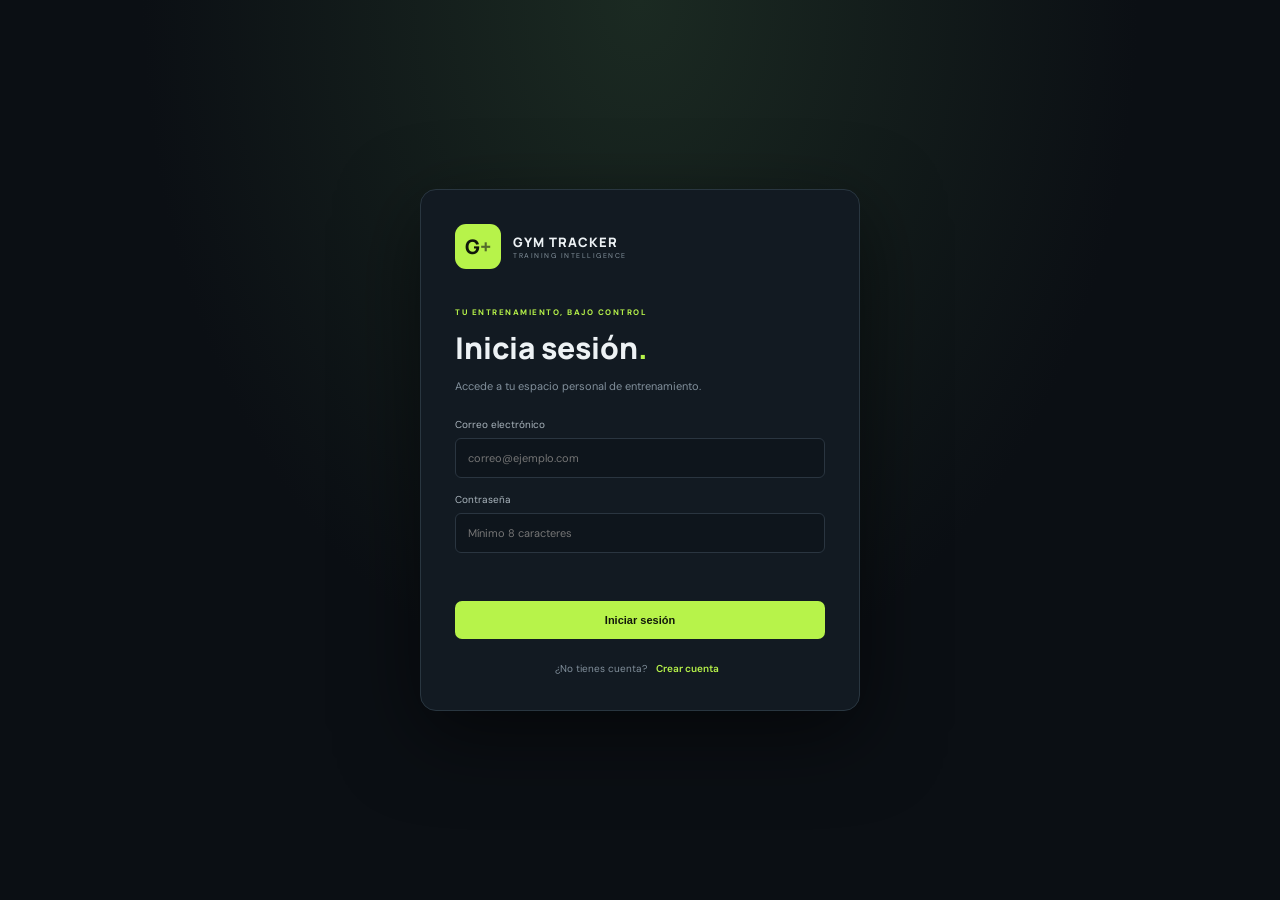
<file: frontend/index.html>
<!doctype html>
<html lang="es"><head><meta charset="utf-8"><meta name="viewport" content="width=device-width,initial-scale=1">
<title>Gym Progress Tracker</title><link rel="preconnect" href="https://fonts.googleapis.com"><link href="https://fonts.googleapis.com/css2?family=DM+Sans:wght@400;500;600;700&family=Manrope:wght@600;700;800&display=swap" rel="stylesheet"><link rel="stylesheet" href="styles.css"></head>
<body>
<section id="authScreen" class="auth-screen">
  <div class="auth-card">
    <div class="auth-brand"><b>G<span>+</span></b><div><strong>GYM TRACKER</strong><small>TRAINING INTELLIGENCE</small></div></div>
    <p class="auth-kicker">TU ENTRENAMIENTO, BAJO CONTROL</p>
    <h1 id="authTitle">Inicia sesión<span>.</span></h1>
    <p class="auth-subtitle" id="authSubtitle">Accede a tu espacio personal de entrenamiento.</p>
    <form id="authForm" class="auth-form">
      <label id="authNameWrap" hidden>Nombre completo<input id="authName" autocomplete="name" maxlength="100" placeholder="Tu nombre"></label>
      <label>Correo electrónico<input id="authEmail" type="email" autocomplete="email" required placeholder="correo@ejemplo.com"></label>
      <label>Contraseña<input id="authPassword" type="password" autocomplete="current-password" minlength="8" required placeholder="Mínimo 8 caracteres"></label>
      <p id="authError" class="auth-error" role="alert"></p>
      <button class="primary auth-submit" id="authSubmit">Iniciar sesión</button>
    </form>
    <p class="auth-switch"><span id="authSwitchText">¿No tienes cuenta?</span> <button type="button" id="authToggle">Crear cuenta</button></p>
  </div>
</section>
<div id="appShell" hidden>
<aside class="sidebar"><div class="brand"><b>G<span>+</span></b><div><strong>GYM TRACKER</strong><small>TRAINING INTELLIGENCE</small></div></div><label>WORKSPACE</label><nav>
<button class="active" data-page="dashboard">▦　Dashboard</button><button data-page="exercises">◈　Ejercicios</button><button data-page="routines">▤　Rutinas</button><button data-page="sessions">◷　Sesiones</button><button data-page="progress">↗　Progreso</button></nav><div class="side-bottom"><div class="tip"><span>✦</span><b>Tu progreso, sin límites.</b><p>Registra cada sesión. Construye mejores hábitos.</p></div><button data-page="profile">⚙　Mi perfil</button><div class="user"><i id="sideInitials">JL</i><div><b id="sideName">Jordan Luna</b><small>Atleta</small></div><button id="logoutButton" class="logout-button">Cerrar sesión</button></div></div></aside>
<main><header><button id="menu" class="menu">☰</button><div>WORKSPACE　/　<b id="crumb">DASHBOARD</b></div><span id="today"></span></header>
<section id="dashboard" class="page active"><div class="heading"><div><small>TU CENTRO DE ENTRENAMIENTO</small><h1>Dashboard<span>.</span></h1><p>Tu esfuerzo de hoy construye los resultados de mañana.</p></div><button class="primary" data-modal="session">＋ Registrar sesión</button></div>
<div class="hero"><div><small>POTENCIAL EN CONSTRUCCIÓN</small><h2>Entrena con intención.</h2><p>La constancia convierte los objetivos en resultados medibles.</p></div><div class="weekly"><small>OBJETIVO SEMANAL</small><strong id="weeklyCount">0 <em>/ 5</em></strong><div class="bar"><i id="weeklyBar" style="width:0%"></i></div><small id="weeklyPercent">0% completado</small></div><div class="orbit">G<span>+</span></div></div>
<div class="section-title"><div><h3>Resumen de actividad</h3><p>Indicadores principales de tu entrenamiento</p></div><span class="pill">ESTA SEMANA　⌄</span></div>
<div class="stats"><article><small>SESIONES</small><b id="statSessions">0</b><p>Sesiones registradas</p></article><article><small>VOLUMEN TOTAL</small><b id="statVolume">0 <i>kg</i></b><p>Volumen acumulado</p></article><article><small>PESO CORPORAL</small><b id="statWeight">—</b><p>Peso aún no registrado</p></article><article><small>EJERCICIOS</small><b id="statExercises">0</b><p><span>ACTIVOS</span> en tu biblioteca</p></article></div>
<div class="columns"><article class="panel"><div class="panel-head"><div><h3>Volumen de entrenamiento</h3><p>Rendimiento semanal · kilogramos</p></div><span class="pill">ÚLTIMOS 7 DÍAS</span></div><div class="chart"><div class="y"><span>3k</span><span>2k</span><span>1k</span><span>0</span></div><svg viewBox="0 0 600 190" preserveAspectRatio="none"><path class="grid" d="M0 10H600M0 65H600M0 120H600M0 175H600"/><path class="area" d=""/><path class="line" d=""/></svg></div><div class="days"><span>LUN</span><span>MAR</span><span>MIÉ</span><span>JUE</span><span>VIE</span><span>SÁB</span><span>DOM</span></div></article>
<article class="panel"><div class="panel-head"><div><h3>Distribución muscular</h3><p>Enfoque de tus sesiones</p></div></div><div id="muscleMap" class="muscle-map">

<div class="muscle-map-layout">
<div class="body-view">
<h4>FRONTAL</h4>
<svg viewBox="0 0 220 430" role="img" aria-label="Mapa muscular frontal">
<g class="body-base">
<path d="M91 25 Q110 8 129 25 L132 48 Q154 53 166 76 L181 145 L161 153 L148 111 L145 180 L139 215 L151 280 L159 386 L137 390 L120 291 L110 238 L100 291 L83 390 L61 386 L69 280 L81 215 L75 180 L72 111 L59 153 L39 145 L54 76 Q66 53 88 48 Z"/>
</g>
<g class="muscle-parts">
<!-- Deltoides -->
<path data-muscle="deltoid_front" d="M88 57 Q68 52 57 78 L72 101 L91 83 Z"/>
<path data-muscle="deltoid_front" d="M132 57 Q152 52 163 78 L148 101 L129 83 Z"/>
<!-- Pectorales -->
<path data-muscle="pectoral" d="M91 82 Q76 75 76 99 Q80 116 106 119 L108 91 Z"/>
<path data-muscle="pectoral" d="M129 82 Q144 75 144 99 Q140 116 114 119 L112 91 Z"/>
<!-- Bíceps -->
<path data-muscle="biceps" d="M68 102 L54 143 L63 151 L77 111 Z"/>
<path data-muscle="biceps" d="M152 102 L166 143 L157 151 L143 111 Z"/>
<!-- Antebrazos -->
<path data-muscle="forearms" d="M54 151 L39 145 L47 180 L60 181 L64 155 Z"/>
<path data-muscle="forearms" d="M166 151 L181 145 L173 180 L160 181 L156 155 Z"/>
<!-- Abdominales -->
<path data-muscle="abs" d="M91 121 L109 122 L108 158 L91 158 Z"/>
<path data-muscle="abs" d="M111 122 L129 121 L129 158 L112 158 Z"/>
<path data-muscle="abs" d="M91 162 L108 162 L107 198 L88 198 Z"/>
<path data-muscle="abs" d="M112 162 L129 162 L132 198 L113 198 Z"/>
<!-- Oblicuos -->
<path data-muscle="obliques" d="M84 122 L90 125 L87 193 L79 187 Z"/>
<path data-muscle="obliques" d="M136 122 L130 125 L133 193 L141 187 Z"/>
<!-- Cuádriceps -->
<path data-muscle="quadriceps" d="M83 213 L108 215 L101 280 L77 278 Z"/>
<path data-muscle="quadriceps" d="M112 215 L137 213 L143 278 L119 280 Z"/>
<!-- Tibiales -->
<path data-muscle="tibialis" d="M78 289 L99 292 L87 384 L64 384 Z"/>
<path data-muscle="tibialis" d="M121 292 L142 289 L156 384 L133 384 Z"/>
</g>
</svg>
</div>

<div class="body-view">
<h4>POSTERIOR</h4>
<svg viewBox="0 0 220 430" role="img" aria-label="Mapa muscular posterior">
<g class="body-base">
<path d="M91 25 Q110 8 129 25 L132 48 Q154 53 166 76 L181 145 L161 153 L148 111 L145 180 L139 215 L151 280 L159 386 L137 390 L120 291 L110 238 L100 291 L83 390 L61 386 L69 280 L81 215 L75 180 L72 111 L59 153 L39 145 L54 76 Q66 53 88 48 Z"/>
</g>
<g class="muscle-parts">
<!-- Trapecios -->
<path data-muscle="trapezius" d="M91 54 L110 69 L129 54 L139 91 L110 112 L81 91 Z"/>
<!-- Deltoides posteriores -->
<path data-muscle="deltoid_rear" d="M88 57 Q68 52 57 78 L72 101 L91 83 Z"/>
<path data-muscle="deltoid_rear" d="M132 57 Q152 52 163 78 L148 101 L129 83 Z"/>
<!-- Tríceps -->
<path data-muscle="triceps" d="M68 102 L54 143 L63 151 L77 111 Z"/>
<path data-muscle="triceps" d="M152 102 L166 143 L157 151 L143 111 Z"/>
<!-- Antebrazos -->
<path data-muscle="forearms" d="M54 151 L39 145 L47 180 L60 181 L64 155 Z"/>
<path data-muscle="forearms" d="M166 151 L181 145 L173 180 L160 181 L156 155 Z"/>
<!-- Dorsales -->
<path data-muscle="latissimus" d="M88 99 L108 113 L105 174 L82 158 L77 119 Z"/>
<path data-muscle="latissimus" d="M132 99 L112 113 L115 174 L138 158 L143 119 Z"/>
<!-- Erectores espinales -->
<path data-muscle="erector_spinae" d="M106 115 L109 115 L108 203 L96 203 Z"/>
<path data-muscle="erector_spinae" d="M111 115 L114 115 L124 203 L112 203 Z"/>
<!-- Glúteos -->
<path data-muscle="glutes" d="M84 207 L108 210 L107 254 L82 263 L76 232 Z"/>
<path data-muscle="glutes" d="M112 210 L136 207 L144 232 L138 263 L113 254 Z"/>
<!-- Isquiotibiales -->
<path data-muscle="hamstrings" d="M83 264 L107 258 L101 326 L77 320 Z"/>
<path data-muscle="hamstrings" d="M113 258 L137 264 L143 320 L119 326 Z"/>
<!-- Gemelos -->
<path data-muscle="calves" d="M78 327 L99 330 L88 384 L64 384 Z"/>
<path data-muscle="calves" d="M121 330 L142 327 L156 384 L132 384 Z"/>
</g>
</svg>
</div>
</div>
<div class="muscle-legend" id="muscleLegend">
<p>Registra sesiones para visualizar tu actividad muscular.</p>
</div>
</div></article></div>
<div class="columns lower"><article class="panel"><div class="panel-head"><div><h3>Sesiones recientes</h3><p>Tu historial de entrenamiento</p></div><button class="link" data-page="sessions">Ver historial ↗</button></div><div id="recent"></div></article><article class="panel"><h3>Objetivo semanal</h3><p>Pequeños pasos, grandes cambios</p><h2 class="goal" id="weeklyGoal">0 <small>/ 5 sesiones</small></h2><div class="bar"><i id="weeklyGoalBar" style="width:0%"></i></div><p id="weeklyGoalText">0% completado</p></article></div></section>
<section id="exercises" class="page"><div class="heading"><div><small>02 / BIBLIOTECA DE MOVIMIENTOS</small><h1>Biblioteca de ejercicios<span>.</span></h1><p>Explora movimientos, consulta su técnica y administra tu catálogo personal.</p></div><button class="primary" data-modal="exercise">＋ Crear ejercicio</button></div>
<div class="library-overview"><div><span class="library-kicker">CATÁLOGO DISPONIBLE</span><strong id="exerciseCount">0 ejercicios</strong><small>Movimientos predefinidos y personalizados</small></div><div class="library-stat"><b id="builtInCount">0</b><small>PREDEFINIDOS</small></div><div class="library-stat"><b id="customCount">0</b><small>PERSONALIZADOS</small></div></div>
<div class="library-tools"><label class="search-box"><span>⌕</span><input id="searchExercise" placeholder="Buscar por nombre, músculo o equipamiento..."></label><select id="filterMuscle"><option value="">Todos los músculos</option><option>Pecho</option><option>Espalda</option><option>Piernas</option><option>Hombros</option><option>Brazos</option><option>Core</option></select><select id="filterType"><option value="">Todos los tipos</option><option>Compuesto</option><option>Aislamiento</option><option>Isométrico</option></select><select id="filterEquipment"><option value="">Todo el equipamiento</option><option>Barra</option><option>Mancuernas</option><option>Máquina</option><option>Polea</option><option>Peso corporal</option><option>Banco</option></select></div>
<div class="library-tabs"><button class="library-tab active" data-exercise-tab="all">Todos</button><button class="library-tab" data-exercise-tab="builtin">Predefinidos</button><button class="library-tab" data-exercise-tab="custom">Mis ejercicios</button><span id="filteredCount"></span></div>
<div id="exerciseGrid" class="exercise-library-grid"></div><div id="exerciseEmpty" class="empty-state" hidden><span>⌕</span><b>No se encontraron ejercicios</b><p>Prueba con otro término o cambia los filtros.</p></div></section>
<section id="routines" class="page"><div class="heading"><div><small>PLANIFICACIÓN</small><h1>Mis rutinas<span>.</span></h1><p>Diseña sesiones que se adapten a tus objetivos.</p></div><button class="primary" data-modal="routine">＋ Crear rutina</button></div><div class="summary"><article><small>RUTINAS CREADAS</small><b id="routineCount">03</b></article><article><small>EJERCICIOS PLANIFICADOS</small><b id="routineItems">18</b></article><article><small>TIEMPO PROMEDIO</small><b>55 <i>min</i></b></article></div><div id="routineGrid" class="cards"></div></section>
<section id="sessions" class="page"><div class="heading"><div><small>REGISTRO DE ACTIVIDAD</small><h1>Sesiones<span>.</span></h1><p>Consulta y registra el trabajo que has realizado.</p></div><button class="primary" data-modal="session">＋ Registrar sesión</button></div><div class="summary"><article><small>SESIONES REGISTRADAS</small><b id="sessionCount">0</b></article><article><small>VOLUMEN ACUMULADO</small><b id="sessionVolume">0 <i>kg</i></b></article><article><small>ÚLTIMA ACTIVIDAD</small><b id="lastSession">—</b></article></div><article class="panel table-panel"><div class="panel-head"><div><h3>Historial de entrenamiento</h3><p>Registro cronológico de tus sesiones</p></div><input id="searchSession" placeholder="Buscar sesión..."></div><div class="scroll"><table><thead><tr><th>ENTRENAMIENTO</th><th>FECHA</th><th>EJERCICIOS</th><th>VOLUMEN</th><th>ESTADO</th><th></th></tr></thead><tbody id="sessionRows"></tbody></table></div></article></section>
<section id="progress" class="page"><div class="heading"><div><small>ANÁLISIS PERSONAL</small><h1>Mi progreso<span>.</span></h1><p>Los datos muestran el camino que estás construyendo.</p></div><button class="primary" data-modal="progress">＋ Añadir medición</button></div><div class="hero progress-hero"><div><small>ÚLTIMO PESO REGISTRADO</small><h2 id="progressWeight">—</h2><p>Tu evolución empieza con el seguimiento.</p></div><div class="weekly">
<small>OBJETIVO PERSONAL</small>
<strong id="goalTypeDisplay">Sin definir</strong>
<small id="goalTargetDisplay">Peso objetivo sin definir</small>
<small id="goalFrequencyDisplay">5 entrenamientos por semana</small>
<small id="goalDateDisplay">Sin fecha objetivo</small>
</div></div><div class="columns"><article class="panel"><h3>Evolución del peso</h3><p>Mediciones corporales registradas</p><div class="chart"><svg viewBox="0 0 600 190" preserveAspectRatio="none"><path class="grid" d="M0 10H600M0 65H600M0 120H600M0 175H600"/><path class="line" d=""/></svg></div></article><article class="panel"><h3>Indicadores físicos</h3><div class="metrics"><p>Peso corporal <b id="metricWeight">—</b></p><p>Altura <b id="metricHeight">—</b></p><p>IMC estimado <b id="metricBmi">—</b></p><p>Mediciones <b id="metricCount">0</b></p></div></article></div><article class="panel table-panel"><h3>Historial de mediciones</h3><div class="scroll"><table><thead><tr><th>FECHA</th><th>PESO</th><th>CINTURA</th><th>PECHO</th><th>NOTAS</th></tr></thead><tbody id="progressRows"></tbody></table></div></article></section>
<section id="profile" class="page"><div class="heading"><div><small>CONFIGURACIÓN PERSONAL</small><h1>Mi perfil<span>.</span></h1><p>Administra la información de tu cuenta y tus objetivos.</p></div><button class="primary" id="saveProfile">Guardar cambios</button></div><div class="columns"><article class="panel profile-card"><div class="avatar">GP</div><h3 id="profileNameTitle">Mi perfil</h3><p>Miembro de Gym Tracker</p><span class="pill">ATLETA</span></article><article class="panel"><h3>Información personal</h3><p>Datos básicos del perfil.</p><form id="profileForm" class="form"><label>Nombre completo<input id="name" value=""></label><label>Correo electrónico<input id="email" type="email" value=""></label><label>Altura (cm)<input id="height" type="number" value=""></label><label>Peso actual (kg)<input id="weight" type="number" step=".1" value=""></label>
<label>Objetivo personal
<select id="goalType">
<option value="">Selecciona un objetivo</option>
<option value="gain_muscle">Ganar masa muscular</option>
<option value="lose_fat">Perder grasa</option>
<option value="maintain_weight">Mantener peso</option>
</select>
</label>
<label>Peso objetivo (kg)<input id="targetWeight" type="number" min="1" step=".1" placeholder="Ej. 70"></label>
<label>Entrenamientos por semana<input id="weeklyTarget" type="number" min="1" max="7" value="5"></label>
<label>Fecha objetivo<input id="targetDate" type="date"></label>
<button class="primary">Guardar perfil</button></form></article></div></section>
<footer>GYM PROGRESS TRACKER　•　FRONTEND PREVIEW <span>BUILT FOR CONSISTENCY ✦</span></footer></main>
<div class="backdrop" id="backdrop"><div class="modal"><div class="modal-head"><div><small>GYM PROGRESS TRACKER</small><h2 id="modalTitle">Nuevo registro</h2></div><button id="close">×</button></div><div id="modalContent"></div></div></div><div id="toast"></div><script src="app.js"></script>
</div>
</body></html>
</file>
<file: frontend/styles.css>
*{box-sizing:border-box} :root{--bg:#0b0f14;--panel:#121a22;--line:#25313b;--muted:#82909c;--text:#edf2f5;--lime:#b7f34a}body{margin:0;background:var(--bg);color:var(--text);font:13px 'DM Sans',sans-serif}.sidebar{position:fixed;inset:0 auto 0 0;width:245px;background:#0e141b;border-right:1px solid #202a33;padding:27px 17px;display:flex;flex-direction:column;z-index:4}.brand{display:flex;align-items:center;gap:12px;margin:0 5px 42px}.brand>b{background:var(--lime);color:#10170b;border-radius:11px;padding:9px 10px;font:800 20px Manrope}.brand b span{color:#536b2b}.brand strong{display:block;font:800 13px Manrope;letter-spacing:1px}.brand small,.sidebar label,.heading>div>small,.hero small{font-size:8px;letter-spacing:1.5px;color:#85939e;font-weight:700}.brand small{font-size:7px}.sidebar label{padding:0 12px 12px}.sidebar nav{display:grid;gap:5px}.sidebar button{border:0;background:none;color:#9ba8b2;text-align:left;padding:12px;border-radius:8px;font-size:12px}.sidebar button.active,.sidebar button:hover{background:#1b272e;color:#fff;box-shadow:inset 3px 0 var(--lime)}.side-bottom{margin-top:auto}.tip{padding:15px;background:#182720;border:1px solid #304532;border-radius:10px;margin-bottom:17px}.tip span{color:var(--lime);display:block;font-size:18px}.tip b{font:700 12px Manrope}.tip p{font-size:10px;color:#9aa89e;line-height:1.5}.user{border-top:1px solid var(--line);padding:16px 5px 0;display:flex;gap:10px;align-items:center}.user i,.avatar{font-style:normal;background:#2b3d32;color:var(--lime);border-radius:50%;width:34px;height:34px;display:grid;place-items:center;font-weight:700}.user b,.user small{display:block;font-size:10px}.user small{color:var(--muted)}main{margin-left:245px;padding:0 38px;max-width:1650px}header{height:72px;border-bottom:1px solid #202a33;display:flex;align-items:center;justify-content:space-between;color:#82909c;font-size:9px;letter-spacing:1.2px}header b{color:#dce3e8}.menu{display:none}.page{display:none;padding:34px 0 25px}.page.active{display:block}.heading{display:flex;justify-content:space-between;align-items:center;margin-bottom:25px}.heading h1{font:800 31px Manrope;letter-spacing:-1px;margin:8px 0 4px}.heading h1 span{color:var(--lime)}.heading p,.panel p{color:var(--muted);font-size:11px;margin:0}.primary{background:var(--lime);color:#11170b;border:0;border-radius:7px;padding:11px 15px;font-size:11px;font-weight:700;cursor:pointer}.hero{background:linear-gradient(110deg,#1c2c25,#17221e);border:1px solid #304333;border-radius:11px;padding:25px 28px;display:flex;align-items:center;position:relative;overflow:hidden;min-height:155px}.hero h2{font:800 23px Manrope;margin:9px 0 5px}.hero p{font-size:11px;color:#a5b1a8}.weekly{margin-left:auto;margin-right:125px;z-index:1}.weekly strong{display:block;font:800 26px Manrope;margin:8px 0}.weekly em{font:500 12px 'DM Sans';color:#9aa79e}.bar{height:5px;width:145px;background:#3a493d;border-radius:8px;margin:7px 0}.bar i{display:block;height:100%;background:var(--lime);border-radius:8px}.orbit{position:absolute;right:48px;top:-52px;border:1px solid #b7f34a35;width:260px;height:260px;border-radius:50%;display:grid;place-items:center;color:#b7f34a28;font:800 70px Manrope}.orbit span{color:#b7f34a30}.section-title{display:flex;justify-content:space-between;align-items:center;margin:27px 0 13px}.section-title h3,.panel h3{font:700 14px Manrope;margin:0 0 5px}.section-title p{font-size:10px;color:var(--muted);margin:0}.pill{font-size:8px;letter-spacing:1px;border:1px solid var(--line);border-radius:6px;padding:8px;color:#aab5bd}.stats,.summary{display:grid;grid-template-columns:repeat(4,1fr);gap:12px}.stats article,.summary article{background:var(--panel);border:1px solid var(--line);border-radius:10px;padding:15px}.stats small,.summary small{display:block;color:#84929e;font-size:8px;letter-spacing:1px}.stats b,.summary b{display:block;font:800 25px Manrope;margin:10px 0 3px}.stats b i,.summary b i{font:500 10px 'DM Sans';color:#9aa7b1}.stats p{font-size:9px;color:#82909c;margin:0}.stats p span{color:var(--lime);font-weight:700}.columns{display:grid;grid-template-columns:1.6fr 1fr;gap:13px;margin-top:14px}.panel{background:var(--panel);border:1px solid var(--line);border-radius:10px;padding:18px;min-width:0}.panel-head{display:flex;justify-content:space-between;align-items:flex-start}.panel-head input{max-width:180px}.chart{height:150px;margin-top:22px;display:flex;position:relative}.chart svg{width:100%;height:100%}.grid{stroke:#2b3741;stroke-dasharray:3 5;fill:none}.area{fill:#b7f34a16}.line{fill:none;stroke:var(--lime);stroke-width:3}.y{display:flex;flex-direction:column;justify-content:space-between;color:#6d7b86;font-size:8px;padding-right:10px}.days{display:flex;justify-content:space-between;color:#72808b;font-size:8px;padding:7px 0 0 24px}.muscles{display:flex;align-items:center;justify-content:space-around;height:185px}.donut{width:125px;height:125px;border-radius:50%;background:conic-gradient(#b7f34a 0 32%,#6c9b3e 32% 58%,#456d55 58% 82%,#34434b 82%);display:grid;place-items:center;position:relative}.donut:before{content:'';position:absolute;width:88px;height:88px;border-radius:50%;background:var(--panel)}.donut b{z-index:1;font:800 20px Manrope}.donut small{font-size:11px;color:var(--lime)}.legend p{font-size:9px;color:#aab5bd;margin:12px 0}.legend b{margin-left:12px;color:#fff}.lower{margin-bottom:10px}.lower .panel>p{margin:5px 0}.goal{font:800 40px Manrope;margin:25px 0 10px}.goal small{font:400 12px 'DM Sans';color:var(--muted)}.lime,.link{color:var(--lime)}.link{background:none;border:0;font-size:10px;cursor:pointer}.recent{display:flex;justify-content:space-between;align-items:center;padding:12px 0;border-top:1px solid var(--line);font-size:10px}.recent small{display:block;color:var(--muted);margin-top:4px}.recent b{color:#e9eff2}.toolbar{display:flex;gap:10px;margin-bottom:16px}.toolbar input{flex:1}.toolbar small{margin-left:auto;color:var(--muted);align-self:center}input,select{background:#0e151c;border:1px solid #2a3540;border-radius:6px;color:#eaf0f3;padding:10px;font:11px 'DM Sans';outline:none}input:focus,select:focus{border-color:#8cb93d}.cards{display:grid;grid-template-columns:repeat(3,1fr);gap:12px;margin-top:15px}.exercise,.routine{background:var(--panel);border:1px solid var(--line);border-radius:10px;padding:16px}.exercise h3,.routine h3{font:700 13px Manrope;margin:12px 0 5px}.exercise p,.routine p{font-size:10px;color:var(--muted)}.exercise .tag{color:var(--lime);font-size:8px}.actions{display:flex;gap:7px;margin-top:12px}.actions button{background:#1b252e;border:1px solid var(--line);color:#b8c2ca;border-radius:5px;padding:6px 9px;font-size:9px;cursor:pointer}.summary{grid-template-columns:repeat(3,1fr);margin-bottom:15px}.summary b{font-size:22px}.table-panel{padding:18px 0 5px}.table-panel h3,.table-panel>.panel-head{margin:0 18px 14px}.scroll{overflow:auto}table{width:100%;border-collapse:collapse;white-space:nowrap}th{text-align:left;background:#17212a;color:#83909b;font-size:8px;letter-spacing:1px;padding:12px}td{border-top:1px solid var(--line);padding:13px 12px;font-size:10px;color:#c0c9d0}td button{background:#1c2a21;color:var(--lime);border:0;border-radius:4px;padding:5px}.progress-hero{margin-bottom:15px}.metrics{margin-top:22px}.metrics p{display:flex;justify-content:space-between;padding:12px 0;border-bottom:1px solid var(--line)}.metrics b{color:#fff}.profile-card{text-align:center;padding:30px}.avatar{width:65px;height:65px;margin:0 auto 12px;font-size:18px}.profile-card h3{margin:0}.form{display:grid;grid-template-columns:1fr 1fr;gap:13px;margin-top:18px}.form label{display:grid;gap:7px;font-size:10px;color:#aab5bd}.form button{grid-column:1/-1}footer{border-top:1px solid var(--line);padding:17px 0;color:#65737e;font-size:8px;letter-spacing:1px}footer span{float:right}.backdrop{display:none;position:fixed;inset:0;background:#030609d9;z-index:8;align-items:center;justify-content:center;padding:18px}.backdrop.open{display:flex}.modal{width:min(450px,100%);background:#131d26;border:1px solid #34414b;border-radius:12px;padding:22px}.modal-head{display:flex;justify-content:space-between;margin-bottom:18px}.modal-head small{font-size:8px;letter-spacing:1px;color:#84929e}.modal-head h2{font:800 20px Manrope;margin:5px 0}.modal-head button{background:#26313a;color:white;border:0;border-radius:6px;font-size:20px;width:30px;height:30px}.modal form{display:grid;gap:12px}.modal label{display:grid;gap:6px;font-size:10px;color:#aab5bd}.modal form button{margin-top:5px}.toast{position:fixed;right:22px;bottom:22px;background:#243421;border:1px solid #526e32;color:#e2f4c8;padding:12px 16px;border-radius:7px;opacity:0;transition:.2s}.toast.show{opacity:1}
@media(max-width:1050px){main{padding:0 22px}.sidebar{width:220px}main{margin-left:220px}.stats{grid-template-columns:repeat(2,1fr)}.cards{grid-template-columns:repeat(2,1fr)}}
@media(max-width:720px){.sidebar{transform:translateX(-100%);transition:.2s;width:245px}.sidebar.open{transform:translateX(0)}main{margin:0;padding:0 15px}header{height:60px}.menu{display:block;background:none;border:0;color:white;margin-right:10px}.heading{align-items:flex-start;gap:8px}.heading h1{font-size:25px}.heading p{max-width:210px;line-height:1.5}.heading .primary{font-size:9px;padding:10px}.hero{padding:18px;min-height:145px}.hero h2{font-size:18px}.hero p{max-width:175px;line-height:1.5}.weekly{margin:0;position:absolute;right:14px;bottom:12px}.weekly small,.weekly .bar{display:none}.orbit{right:-120px}.stats{gap:8px}.stats article{padding:11px}.stats b{font-size:21px}.columns{grid-template-columns:1fr}.cards{grid-template-columns:1fr}.summary{gap:7px}.summary article{padding:11px 8px}.summary b{font-size:18px}.summary small{font-size:7px;line-height:1.4}.toolbar{flex-wrap:wrap}.toolbar input,.toolbar select{width:100%}.form{grid-template-columns:1fr}.profile-card{grid-row:2}footer span{display:none}}

/* 02. Exercise library */
.library-overview{display:flex;align-items:center;gap:34px;padding:17px 20px;background:linear-gradient(110deg,#17231f,#131c22);border:1px solid #2c4033;border-radius:11px;margin-bottom:17px}.library-overview>div:first-child{display:grid;gap:4px;margin-right:auto}.library-kicker{font-size:8px;letter-spacing:1.4px;color:var(--lime);font-weight:700}.library-overview strong{font:800 20px Manrope}.library-overview small{font-size:9px;color:var(--muted)}.library-stat{min-width:90px;border-left:1px solid #34413b;padding-left:23px;display:grid;gap:3px}.library-stat b{font:800 20px Manrope}.library-stat small{font-size:8px;letter-spacing:1px;color:#91a097}.library-tools{display:grid;grid-template-columns:minmax(220px,1fr) repeat(3,minmax(135px,175px));gap:9px;margin-bottom:15px}.search-box{display:flex;align-items:center;gap:9px;background:#0e151c;border:1px solid #2a3540;border-radius:7px;padding:0 11px;color:#9caab3}.search-box:focus-within{border-color:#8cb93d}.search-box span{font-size:20px}.search-box input{border:0;background:transparent;outline:0;width:100%;padding:10px 0}.library-tools select{width:100%}.library-tabs{display:flex;align-items:center;gap:7px;border-bottom:1px solid var(--line);margin-bottom:15px}.library-tab{border:0;background:transparent;color:#8997a1;padding:10px 13px 12px;font:600 10px 'DM Sans';cursor:pointer;border-bottom:2px solid transparent}.library-tab.active{color:var(--lime);border-color:var(--lime)}#filteredCount{margin-left:auto;color:var(--muted);font-size:9px;padding-right:3px}.exercise-library-grid{display:grid;grid-template-columns:repeat(3,minmax(0,1fr));gap:13px}.library-card{overflow:hidden;background:var(--panel);border:1px solid var(--line);border-radius:11px;transition:border-color .15s,transform .15s}.library-card:hover{border-color:#526c3b;transform:translateY(-2px)}.exercise-art{height:126px;position:relative;display:grid;place-items:center;background:radial-gradient(ellipse at 50% 110%,#b7f34a20,transparent 58%),linear-gradient(135deg,#1a2828,#111a22);border-bottom:1px solid #27343b}.exercise-art:before,.exercise-art:after{content:'';position:absolute;border:1px solid #b7f34a18;border-radius:50%;width:115px;height:115px}.exercise-art:after{width:82px;height:82px}.exercise-art .art-icon{z-index:1;font-size:39px;filter:drop-shadow(0 5px 15px #0008)}.exercise-art .art-number{position:absolute;right:12px;top:11px;color:#6f817b;font:700 9px Manrope;letter-spacing:1px}.exercise-art .art-label{position:absolute;left:12px;bottom:11px;color:#aab8ae;font-size:8px;letter-spacing:1.3px;text-transform:uppercase}.library-card-body{padding:14px}.library-card-top{display:flex;align-items:center;justify-content:space-between;gap:8px}.muscle-chip,.kind-chip{font-size:8px;padding:5px 7px;border-radius:5px;background:#26352b;color:var(--lime);letter-spacing:.3px}.kind-chip{background:#202a33;color:#aab8c0}.library-card h3{font:700 13px Manrope;margin:11px 0 5px}.library-card p{font-size:10px;line-height:1.55;color:var(--muted);min-height:31px;margin:0}.exercise-meta{display:flex;gap:7px;flex-wrap:wrap;margin-top:12px;color:#a0adb5;font-size:9px}.exercise-meta span{background:#1b252d;padding:5px 7px;border-radius:5px}.library-card-actions{display:flex;gap:7px;margin-top:13px;padding-top:11px;border-top:1px solid #27323a}.library-card-actions button{flex:1;background:#1b252e;border:1px solid #2c3942;color:#c0cbd0;border-radius:6px;padding:8px 7px;font:600 9px 'DM Sans';cursor:pointer}.library-card-actions button:first-child{color:var(--lime);border-color:#3b5132}.empty-state{text-align:center;padding:55px 15px;border:1px dashed #34414b;border-radius:10px;color:var(--muted)}.empty-state span{font-size:25px}.empty-state b{display:block;color:#dce5e8;margin:9px 0 5px}.empty-state p{font-size:10px}.detail-modal{width:min(620px,100%);max-height:90vh;overflow:auto}.detail-hero{display:flex;gap:16px;align-items:center;background:#192620;border:1px solid #304333;border-radius:9px;padding:16px;margin-bottom:16px}.detail-hero .exercise-art{width:112px;height:100px;flex:0 0 112px;border:0;border-radius:7px}.detail-hero h3{font:800 17px Manrope;margin:0 0 7px}.detail-section{margin:16px 0}.detail-section h4{font:700 11px Manrope;margin:0 0 7px;color:#dce6e8}.detail-section p,.detail-section li{font-size:10px;line-height:1.7;color:#aab7bd}.detail-section ol{padding-left:18px}.detail-badges{display:flex;flex-wrap:wrap;gap:7px;margin-top:9px}
@media(max-width:1050px){.exercise-library-grid{grid-template-columns:repeat(2,minmax(0,1fr))}.library-tools{grid-template-columns:1fr 1fr}.search-box{grid-column:1/-1}}
@media(max-width:720px){.library-overview{gap:12px;padding:13px;flex-wrap:wrap}.library-overview>div:first-child{width:100%;margin-bottom:5px}.library-stat{flex:1;padding-left:12px;min-width:0}.library-tools{grid-template-columns:1fr 1fr}.search-box{grid-column:1/-1}.exercise-library-grid{grid-template-columns:1fr}.library-tabs{gap:0}.library-tab{padding:10px 9px 12px;font-size:9px}#filteredCount{font-size:8px}.detail-hero{align-items:flex-start}.detail-hero .exercise-art{width:85px;height:85px;flex-basis:85px}}
.modal textarea{width:100%;resize:vertical;background:#0e151c;border:1px solid #2a3540;border-radius:6px;color:#eaf0f3;padding:10px;font:11px 'DM Sans';outline:none}.modal textarea:focus{border-color:#8cb93d}


[hidden]{display:none!important}
.auth-screen{min-height:100vh;display:grid;place-items:center;padding:24px;background:radial-gradient(ellipse at 50% 0%,#1b2a22 0%,#0b0f14 55%)}
.auth-card{width:min(440px,100%);padding:34px;background:#121a22;border:1px solid #293640;border-radius:16px;box-shadow:0 24px 80px #0008}
.auth-brand{display:flex;align-items:center;gap:12px;margin-bottom:38px}
.auth-brand>b{background:var(--lime);color:#10170b;border-radius:11px;padding:9px 10px;font:800 20px Manrope}
.auth-brand b span{color:#536b2b}
.auth-brand strong,.auth-brand small{display:block}
.auth-brand strong{font:800 13px Manrope;letter-spacing:1px}
.auth-brand small{font-size:7px;letter-spacing:1.5px;color:#85939e}
.auth-kicker{font-size:8px;letter-spacing:1.5px;color:var(--lime);font-weight:700}
.auth-card h1{font:800 30px Manrope;margin:10px 0}
.auth-card h1 span{color:var(--lime)}
.auth-subtitle{color:var(--muted);font-size:11px;margin-bottom:25px}
.auth-form{display:grid;gap:15px}
.auth-form label{display:grid;gap:7px;font-size:10px;color:#aab5bd}
.auth-form input{width:100%;padding:12px}
.auth-submit{width:100%;padding:13px;margin-top:3px}
.auth-submit:disabled{opacity:.6;cursor:wait}
.auth-error{min-height:15px;color:#ff8d8d;font-size:10px;margin:0}
.auth-switch{text-align:center;color:var(--muted);font-size:10px;margin:22px 0 0}
.auth-switch button,.logout-button{background:none;border:0;color:var(--lime);cursor:pointer;font:600 10px 'DM Sans'}
.logout-button{margin:12px 5px 0;text-align:left}
@media(max-width:480px){.auth-card{padding:25px 20px}.auth-brand{margin-bottom:28px}}


/* Selector de ejercicios */
.exercise-picker {
    display: grid;
    gap: 10px;
    margin: 8px 0;
}
.picker-title {
    color: #aab5bd;
    font-size: 11px;
    font-weight: 600;
}
.picker-list {
    display: grid;
    gap: 7px;
    max-height: 230px;
    overflow-y: auto;
    padding: 9px;
    border: 1px solid #34434b;
    border-radius: 10px;
    background: #151f26;
}
.modal .picker-option {
    display: flex;
    align-items: center;
    gap: 10px;
    padding: 8px;
    border-radius: 7px;
    cursor: pointer;
}
.modal .picker-option input {
    width: 16px;
    height: 16px;
    flex: 0 0 16px;
    margin: 0;
    accent-color: #b7f34a;
}
.picker-option span {
    display: grid;
    gap: 3px;
}
.picker-option b {
    color: #edf2f4;
    font-size: 11px;
}
.picker-option small {
    color: #91a0a9;
    font-size: 10px;
}
.picker-option:hover {
    background: #26343d;
}


/* MAPA ANATÓMICO MUSCULAR */
.muscle-map {
    width: 100%;
    padding-top: 8px;
}
.muscle-map-layout {
    display: flex;
    justify-content: center;
    align-items: flex-start;
    gap: 12px;
    width: 100%;
}
.body-view {
    flex: 1;
    min-width: 0;
    text-align: center;
}
.body-view h4 {
    color: #aab5bd;
    font-size: 9px;
    letter-spacing: 1.5px;
    margin: 4px 0 8px;
}
.body-view svg {
    width: 100%;
    max-width: 175px;
    height: 245px;
    overflow: visible;
}
.body-base path {
    fill: #202d35;
    stroke: #52616a;
    stroke-width: 1.5;
}
.muscle-parts path {
    fill: #34434b;
    stroke: #65747b;
    stroke-width: 1.2;
    stroke-linejoin: round;
    transition: fill .35s ease, opacity .35s ease, filter .35s ease;
}
.muscle-legend {
    display: grid;
    grid-template-columns: repeat(2, minmax(0, 1fr));
    gap: 8px 14px;
    margin-top: 8px;
}
.muscle-legend-item {
    display: flex;
    align-items: center;
    gap: 6px;
    color: #aab5bd;
    font-size: 10px;
}
.muscle-legend-item b {
    margin-left: auto;
    color: #fff;
}
.muscle-dot {
    width: 7px;
    height: 7px;
    border-radius: 50%;
    background: #b7f34a;
    box-shadow: 0 0 7px #b7f34a;
}
@media (max-width: 600px) {
    .muscle-map-layout { gap: 4px; }
    .body-view svg { height: 205px; }
    .muscle-legend { gap: 7px; }
}


/* MAPA ANATÓMICO DETALLADO */
.muscle-map-layout {
    display: flex;
    justify-content: center;
    align-items: flex-start;
    gap: 18px;
    width: 100%;
}
.body-view {
    flex: 1;
    min-width: 0;
    text-align: center;
}
.body-view svg {
    width: 100%;
    max-width: 205px;
    height: 300px;
    overflow: visible;
}
.body-base path {
    fill: #202d35;
    stroke: #65747b;
    stroke-width: 1.5;
}
.muscle-parts path {
    fill: #34434b;
    stroke: #71818a;
    stroke-width: 1.05;
    stroke-linejoin: round;
    transition: fill .35s ease, opacity .35s ease, filter .35s ease;
}
.muscle-legend {
    display: grid;
    grid-template-columns: repeat(2, minmax(0, 1fr));
    gap: 9px 16px;
    margin-top: 12px;
}
.muscle-legend-item {
    display: flex;
    align-items: center;
    gap: 7px;
    color: #aab5bd;
    font-size: 11px;
}
.muscle-legend-item b {
    margin-left: auto;
    color: #fff;
    font-variant-numeric: tabular-nums;
}
.muscle-dot {
    flex: 0 0 7px;
    width: 7px;
    height: 7px;
    border-radius: 50%;
    background: #b7f34a;
    box-shadow: 0 0 7px #b7f34a;
}
@media (max-width: 600px) {
    .muscle-map-layout { gap: 5px; }
    .body-view svg { height: 235px; }
    .muscle-legend { gap: 8px; }
}

/* ========================================
   YM PROGRESS TRACKER - SELECTOR DE EJERCICIOS
======================================== */

.exercise-picker {
    display: grid;
    gap: 12px;
    margin: 12px 0;
    min-width: 0;
}

.picker-title {
    color: #edf2f4;
    font-size: 12px;
    font-weight: 700;
    letter-spacing: .3px;
}

.exercise-picker input[type="search"] {
    width: 100%;
    box-sizing: border-box;
    padding: 11px 13px;
    border: 1px solid #34434b;
    border-radius: 9px;
    background: #151f26;
    color: #edf2f4;
    font-size: 12px;
    outline: none;
}

.exercise-picker input[type="search"]:focus {
    border-color: #b7f34a;
    box-shadow: 0 0 0 2px rgba(183, 243, 74, .10);
}

.exercise-picker input[type="search"]::placeholder {
    color: #71818b;
}

.picker-selection {
    display: flex;
    justify-content: space-between;
    align-items: center;
    padding: 9px 11px;
    border: 1px solid rgba(183, 243, 74, .18);
    border-radius: 8px;
    background: rgba(183, 243, 74, .06);
}

#exercisePickerCount {
    color: #b7f34a;
    font-size: 11px;
    font-weight: 700;
}

.picker-list {
    display: grid;
    gap: 6px;
    max-height: 260px;
    overflow-y: auto;
    padding: 8px;
    border: 1px solid #34434b;
    border-radius: 10px;
    background: #111a20;
    scrollbar-width: thin;
    scrollbar-color: #52616a #111a20;
}

.modal .picker-option {
    display: flex;
    align-items: center;
    gap: 11px;
    padding: 10px;
    border: 1px solid transparent;
    border-radius: 8px;
    background: #19252c;
    cursor: pointer;
    transition: background .15s, border-color .15s;
}

.modal .picker-option:hover {
    background: #26343d;
    border-color: #40515a;
}

.modal .picker-option:has(input:checked) {
    background: rgba(183, 243, 74, .09);
    border-color: rgba(183, 243, 74, .45);
}

.modal .picker-option input {
    width: 16px;
    height: 16px;
    flex: 0 0 16px;
    margin: 0;
    accent-color: #b7f34a;
    cursor: pointer;
}

.picker-option span {
    display: grid;
    gap: 4px;
    min-width: 0;
}

.picker-option b {
    color: #edf2f4;
    font-size: 11px;
    font-weight: 600;
}

.picker-option small {
    color: #91a0a9;
    font-size: 10px;
}

.picker-option[hidden] {
    display: none !important;
}

/* ========================================
   VISTA PREVIA DE EJERCICIOS DE LA RUTINA
======================================== */

.session-routine-preview {
    display: grid;
    gap: 9px;
    margin: 10px 0 14px;
    padding: 14px;
    border: 1px solid #34434b;
    border-radius: 10px;
    background: #151f26;
}

.session-routine-preview > b {
    color: #b7f34a;
    font-size: 13px;
}

.session-routine-preview p {
    margin: 0;
    color: #91a0a9;
    font-size: 11px;
}

.session-routine-preview ul {
    display: grid;
    gap: 8px;
    margin: 0;
    padding: 0;
    list-style: none;
}

.session-routine-preview li {
    padding: 8px 10px;
    border-radius: 7px;
    background: #202d35;
    color: #edf2f4;
    font-size: 11px;
}

.session-routine-preview li small {
    color: #91a0a9;
    font-size: 10px;
}

@media (max-width: 480px) {
    .picker-list {
        max-height: 220px;
    }

    .modal .picker-option {
        padding: 9px;
    }

    .session-routine-preview {
        padding: 11px;
    }
}
</file>
